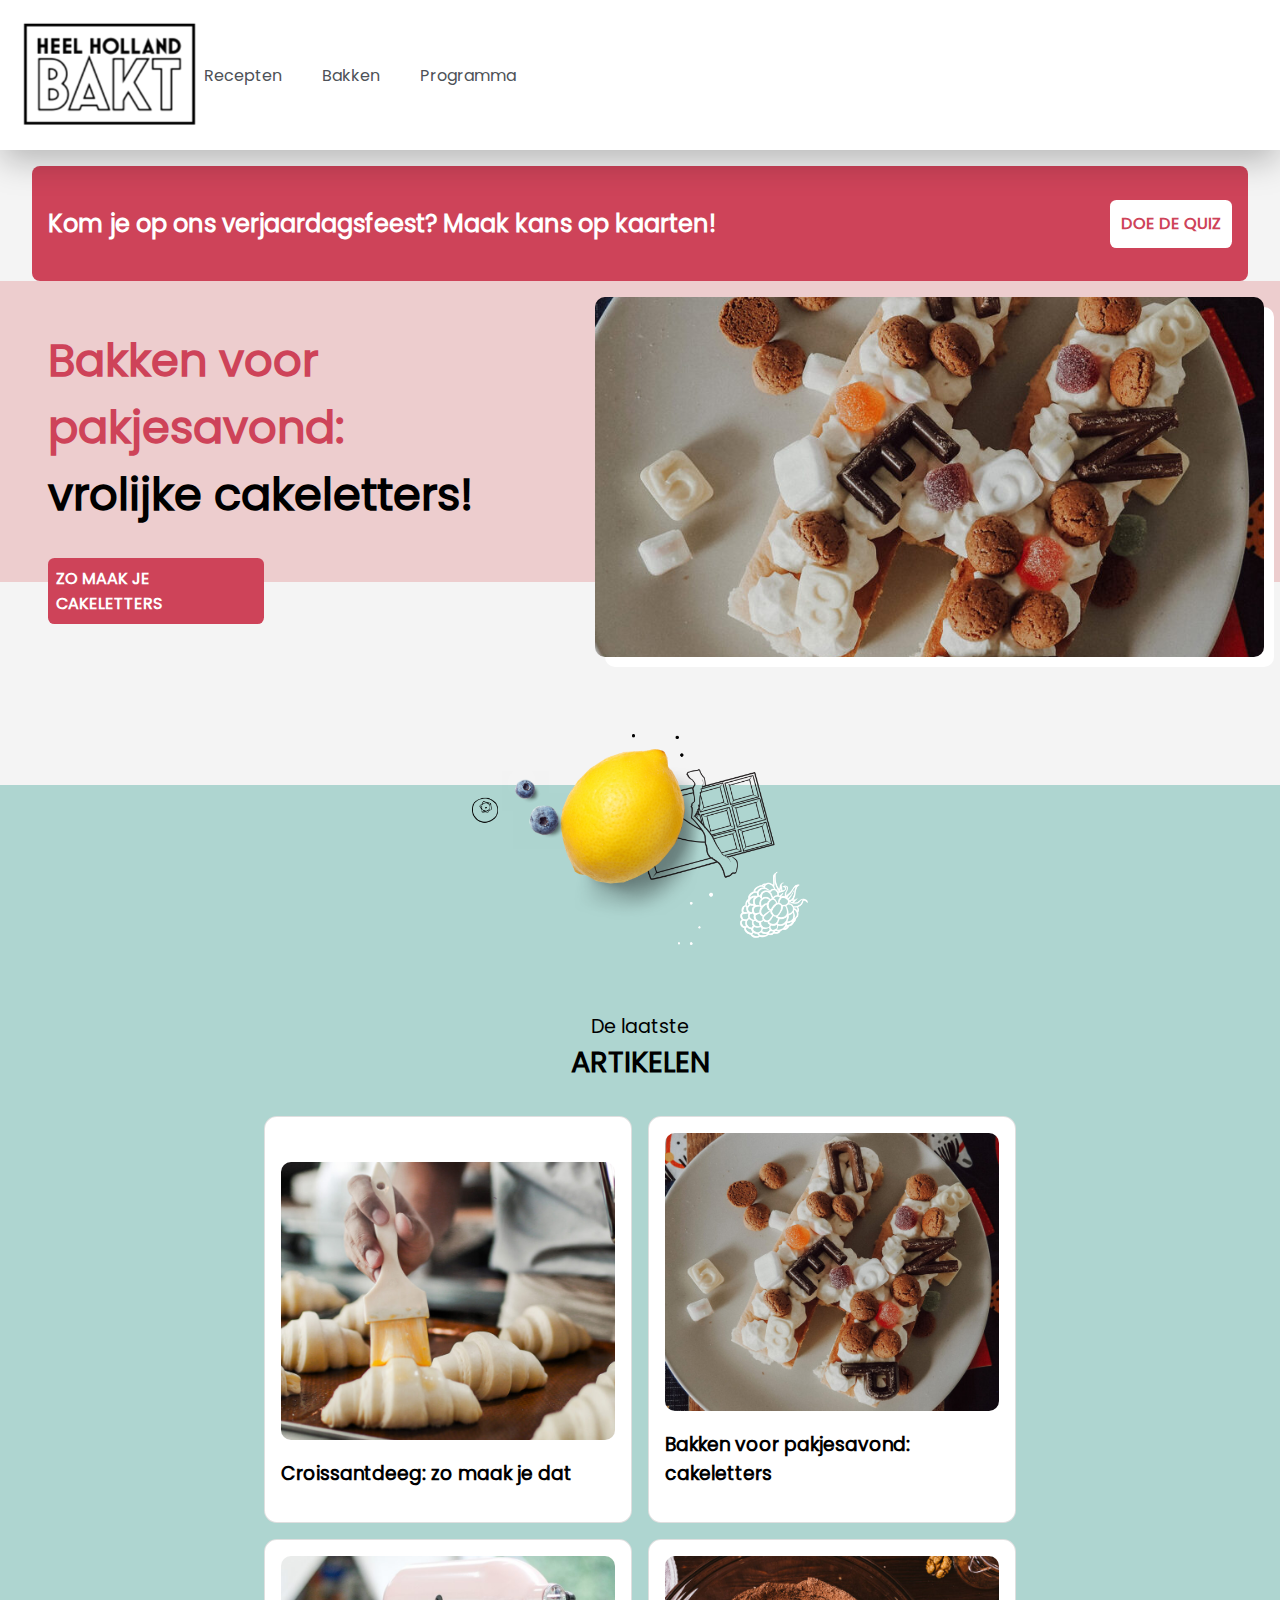
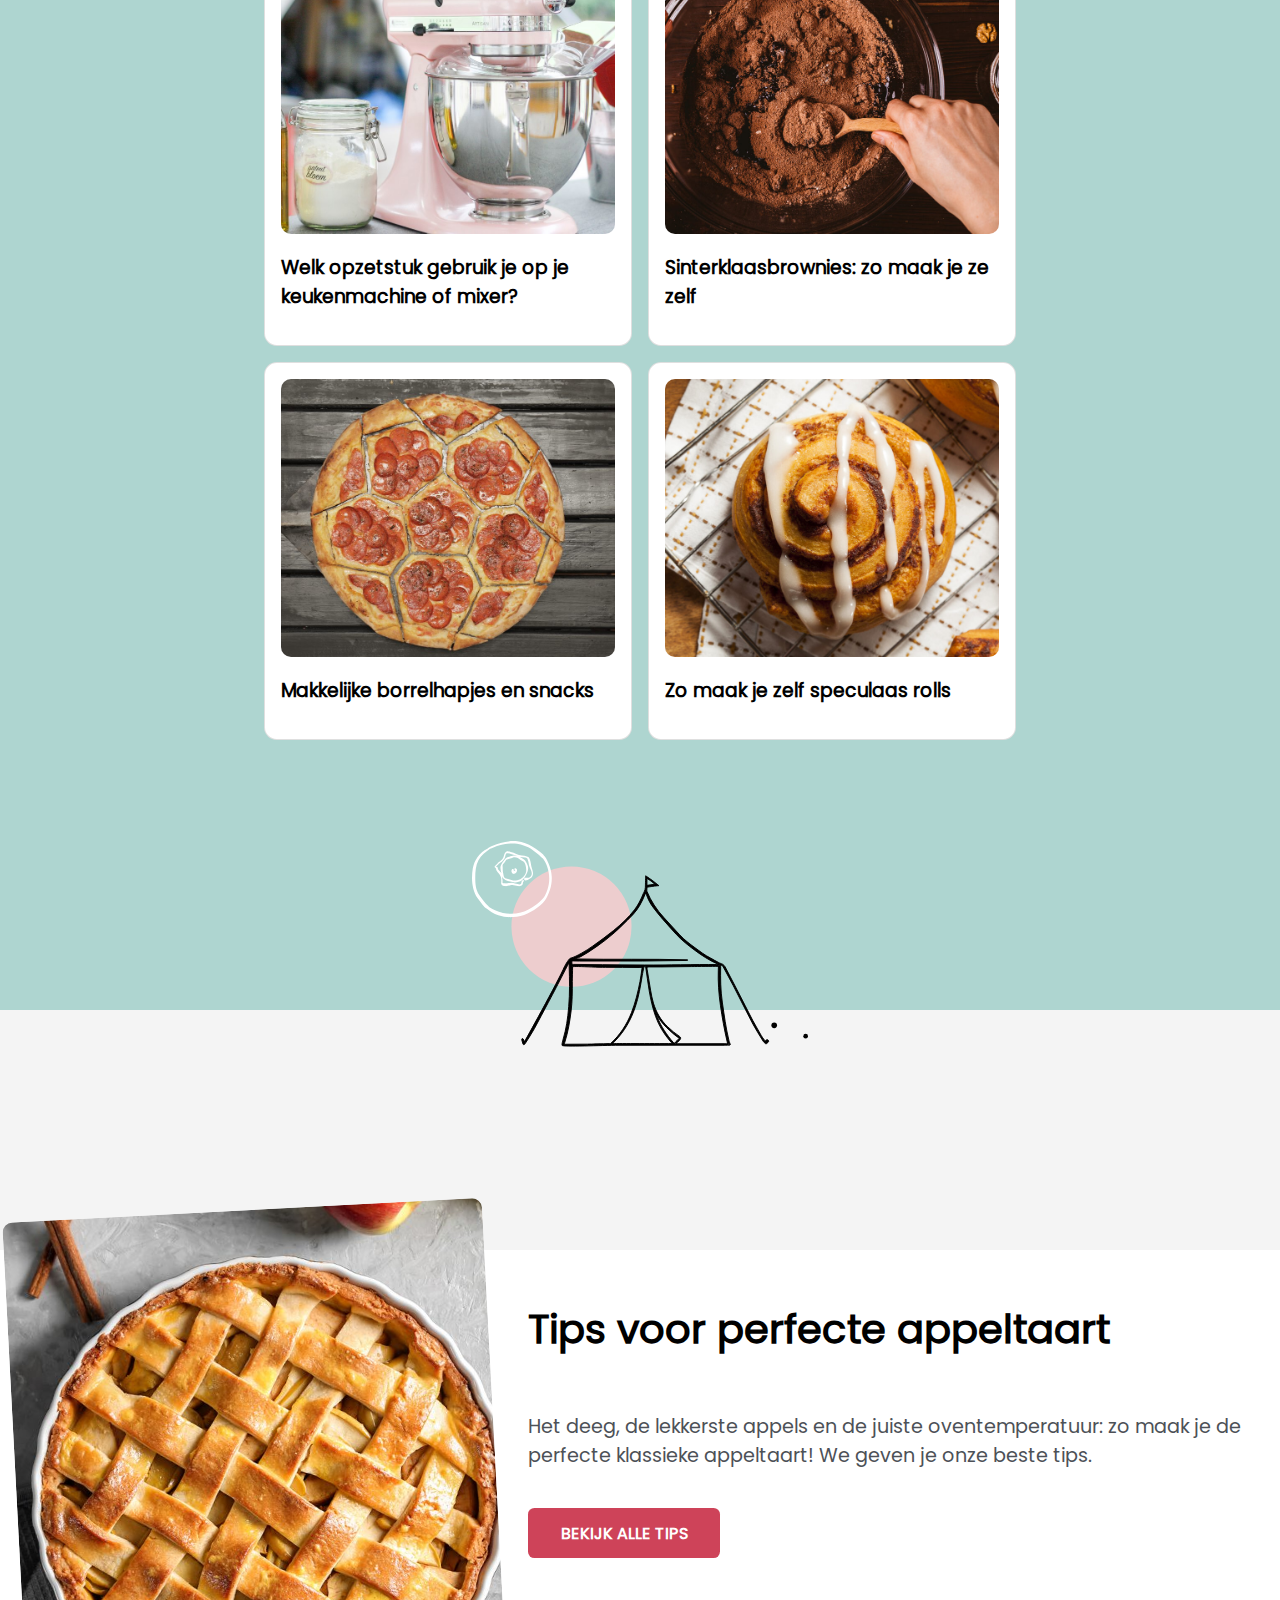
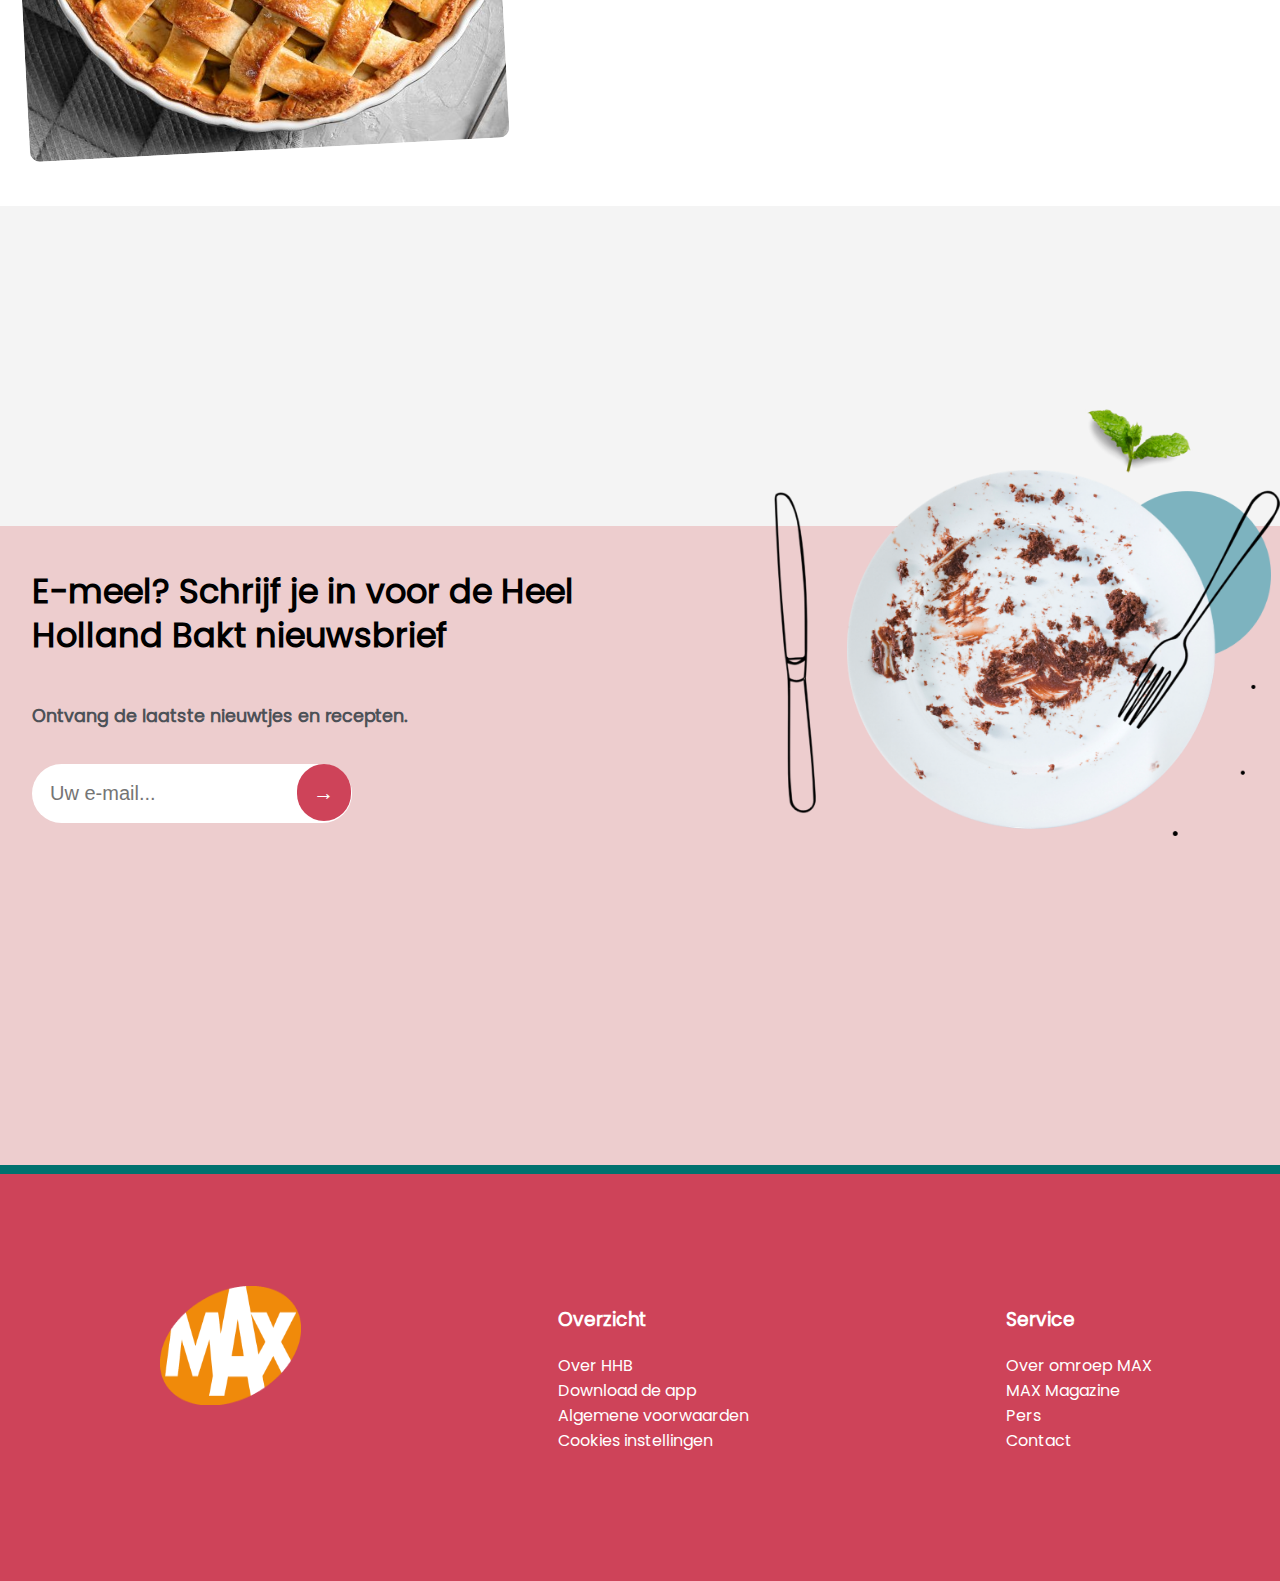
<file: index.html>
<!doctype html>
<html lang="nl">
	
	<head>
		<meta charset="UTF-8">
		<meta name="author" content="jouw naam">
		<meta name="viewport" content="width=device-width, initial-scale=1">
		<title>Heel Holland Bakt</title>
		<link rel="stylesheet" href="styles/style.css"> 
		<link rel="icon" type="image/svg+xml" href="images/favicon.svg">
	</head>
	<body class="main-pagina">
		<header>
			<nav>
				<a href="index.html"><img src="images/hhb-logo.png" alt="Heel holland bakt logo"></a>
				<ul>
					<li>
						<a href="#">Recepten</a>
					</li>
					<li>
						<a href="#">Bakken</a>
						<ul>
							<li>
								<a href="#">Inspiratie</a>
							</li>
							<li>
								<a href="#">Instructievideo's</a>
							</li>
							<li>
								<a href="#">Begrippen & technieken</a>
							</li>
						</ul>
					</li>
					<li>
						<a href="#">Programma</a>
						<ul>
							<li>
								<a href="#">Nieuws</a>
							</li>
							<li>
								<a href="#">Uitzendingen</a>
							</li>
							<li>
								<a href="kandidaten.html">Kandidaten</a>
							</li>
							<li>
								<a href="#">Doorbakken</a>
							</li>
							<li>
								<a href="#">Videosnacks</a>
							</li>
						</ul>
					</li>
				</ul>
				<button aria-hidden="true">
					<img src="images/menu-strepen.png" alt="hamburger menu" />
				</button>
			</nav>
		</header>
		
		<main>
			<section>
				<p>Kom je op ons verjaardagsfeest? Maak kans op kaarten!</p>
				<a href="#">Doe de quiz</a>
			</section>
			<section>
				<div>
					<h1><span>Bakken voor pakjesavond:</span>  vrolijke cakeletters!</h1>
					<a href="#">Zo maak je cakeletters</a>
				</div>
				<img src="images/afbeelding1-home.jpg" alt="Cake in de vorm van een H">
			</section>
			<section>
				<img src="images/limoen-home.png" alt="Limoen met chocoladeletter">
				<h2>De laatste <span> artikelen</span></h2>
				<ul>
					<li>
						<h3>Croissantdeeg: zo maak je dat</h3>
						<img src="images/afbeelding2-home.jpg" alt="Croissantdeeg maken">
					</li>
					<li>
						<h3>Bakken voor pakjesavond: cakeletters</h3>
						<img src="images/afbeelding1-home.jpg" alt="Cake in de vorm van een H">
					</li>
					<li>
						<h3>Welk opzetstuk gebruik je op je keukenmachine of mixer?</h3>
						<img src="images/afbeelding3-home.jpg" alt="Roze keukenmachine">
					</li>
					<li>
						<h3>Sinterklaasbrownies: zo maak je ze zelf</h3>
						<img src="images/afbeelding4-home.jpg" alt="Sinterklaasbrownies">
					</li>
					<li>
						<h3>Makkelijke borrelhapjes en snacks</h3>
						<img src="images/afbeelding5-home.jpg" alt="Borrelhapjes">
					</li>
					<li>
						<h3>Zo maak je zelf speculaas rolls</h3>
						<img src="images/afbeelding6-home.jpg" alt="Speculaas rolls">
					</li>
				</ul>
				<img src="images/tent-home.svg" alt="Illustratie van een tent">
			</section>
			<section>
				<img src="images/afbeelding7-home.jpg" alt="Appeltaart in bakvorm">
				<div>
					<h2>Tips voor perfecte appeltaart</h2>
					<p>Het deeg, de lekkerste appels en de juiste oventemperatuur: zo maak je de perfecte klassieke appeltaart!
					We geven je onze beste tips.</p>
					<a href="#">Bekijk alle tips</a>
				</div>
			</section>
			<section>
				<div>
					<h2>E-meel? Schrijf je in voor de Heel Holland Bakt nieuwsbrief</h2>
					<p>Ontvang de laatste nieuwtjes en recepten.</p>
					<form> 
						<input type="email" required placeholder="Uw e-mail...">
						<input type="submit" value="→">	
					</form>
				</div>
				<img src="images/afbeelding8-home.png" alt="Bord met bestek">
			</section>
		</main>

		<footer>
			<img src="images/logo-max.png" alt="Logo max">
			<Ul>
				<li>
					<h3>Overzicht</h3>
				</li>
				<li>
					<a href="#">Over HHB</a>
				</li>
				<li>
					<a href="#">Download de app</a>
				</li>
				<li>
					<a href="#">Algemene voorwaarden</a>
				</li>
				<li>
					<a href="#">Cookies instellingen</a>
				</li>
			</Ul>
	
			<Ul>
				<li>
					<h3>Service</h3>
				</li>
				<li>
					<a href="#">Over omroep MAX</a>
				</li>
				<li>
					<a href="#">MAX Magazine</a>
				</li>
				<li>
					<a href="#">Pers</a>
				</li>
				<li>
					<a href="#">Contact</a>
				</li>
			</Ul>
		</footer>

		<script defer src="scripts/script.js"></script>
	</body>
</html>
</file>
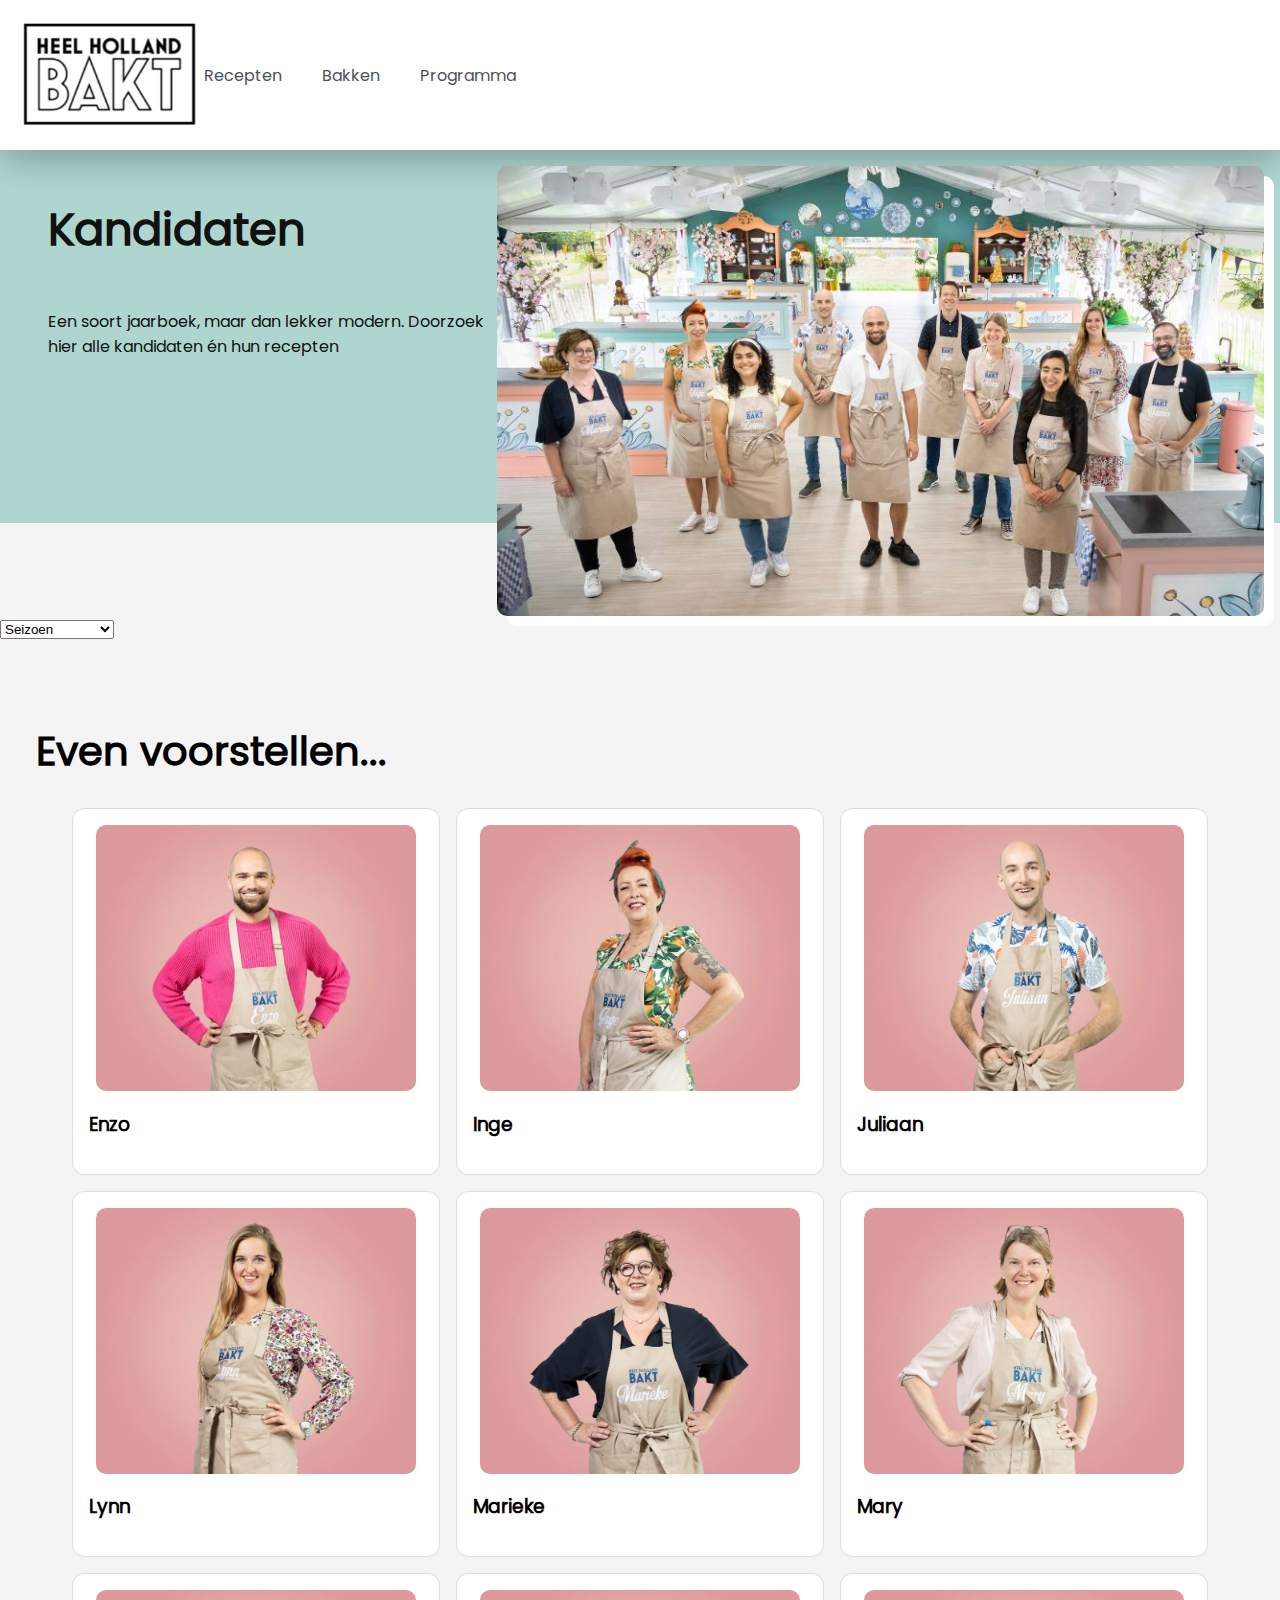
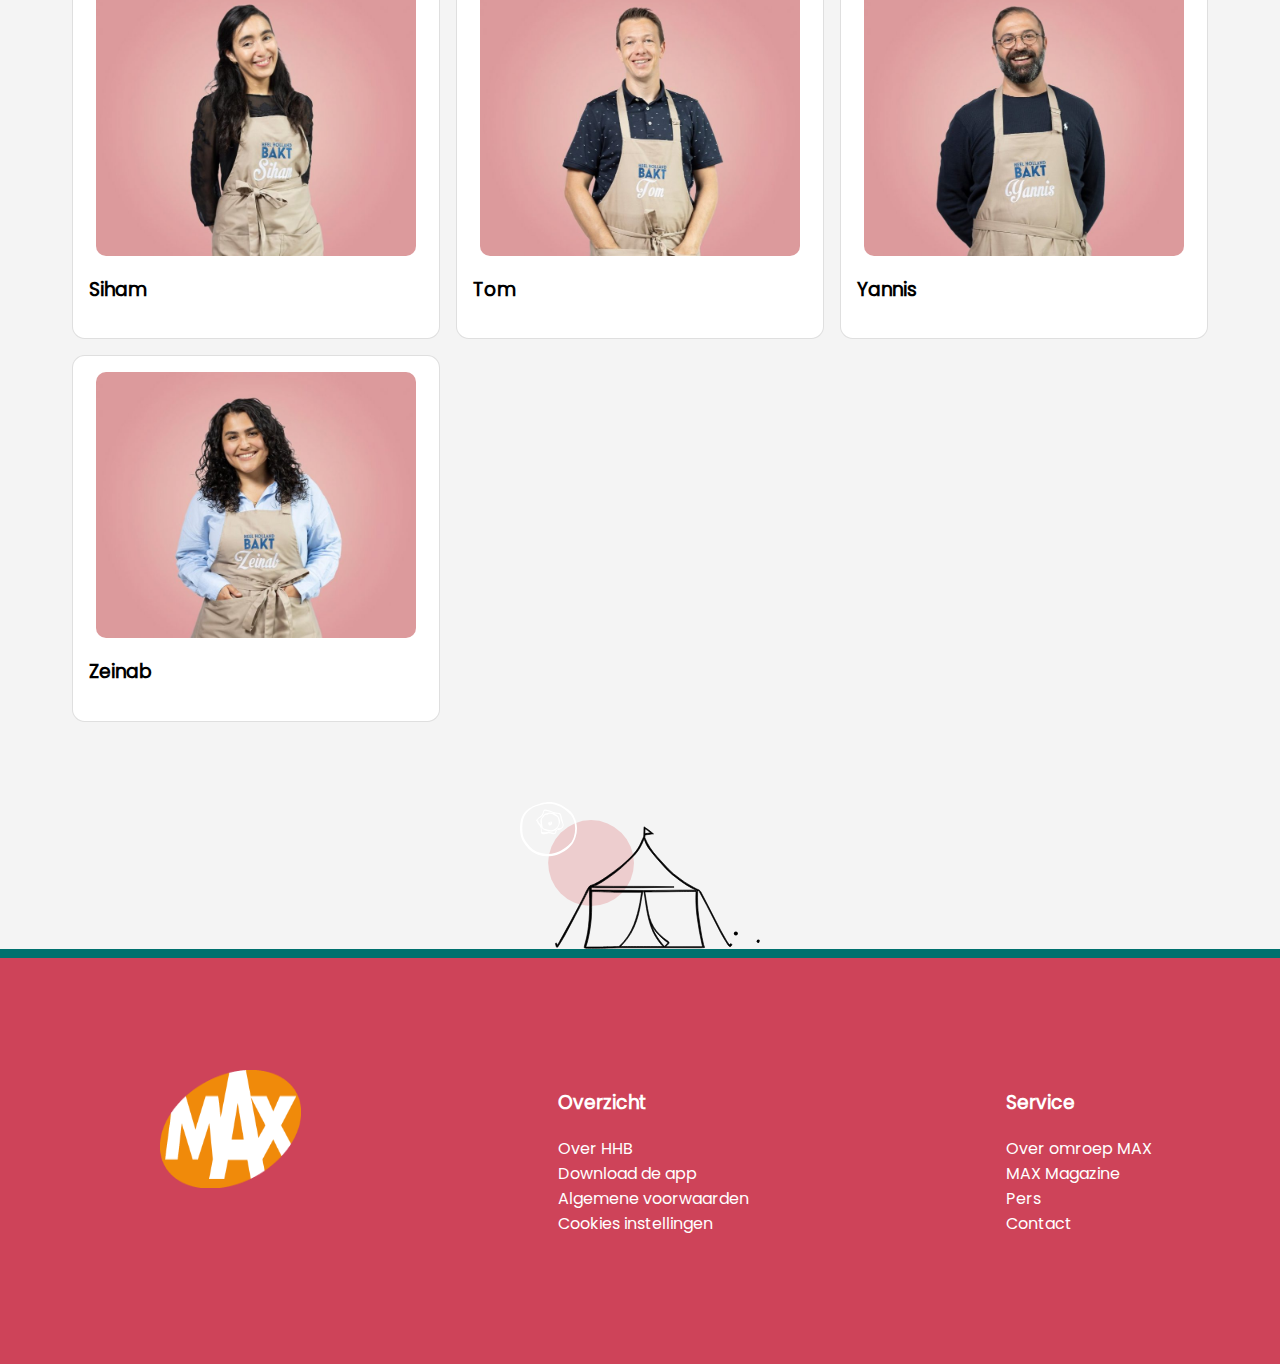
<file: kandidaten.html>
<!doctype html>
<html lang="nl">
	
	<head>
		<meta charset="UTF-8">
		<meta name="author" content="jouw naam">
		<meta name="viewport" content="width=device-width, initial-scale=1">
		<title>Heel Holland Bakt kandidaten</title>
		<link rel="stylesheet" href="styles/style.css"> 
		<link rel="icon" type="image/svg+xml" href="images/favicon.svg">
	</head>
	<body class="kandidaten-pagina">
		<header>
			<nav>
				<a href="index.html"><img src="images/hhb-logo.png" alt="Heel holland bakt logo"></a>
				<ul>
					<li>
						<a href="#">Recepten</a>
					</li>
					<li>
						<a href="#">Bakken</a>
						<ul>
							<li>
								<a href="#">Inspiratie</a>
							</li>
							<li>
								<a href="#">Instructievideo's</a>
							</li>
							<li>
								<a href="#">Begrippen & technieken</a>
							</li>
						</ul>
					</li>
					<li>
						<a href="#">Programma</a>
						<ul>
							<li>
								<a href="#">Nieuws</a>
							</li>
							<li>
								<a href="#">Uitzendingen</a>
							</li>
							<li>
								<a href="kandidaten.html">Kandidaten</a>
							</li>
							<li>
								<a href="#">Doorbakken</a>
							</li>
							<li>
								<a href="#">Videosnacks</a>
							</li>
						</ul>
					</li>
				</ul>
				<button aria-hidden="true">
					<img src="images/menu-strepen.png" alt="hamburger menu" />
				</button>
			</nav>
		</header>

		<main>
			<section>
				<div>
					<h1>Kandidaten</h1>
					<p>Een soort jaarboek, maar dan lekker modern. Doorzoek hier alle kandidaten én hun recepten</p>
				</div>
				<img src="images/afbeelding1-kandidaten.jpg" alt="Alle kandidaten van Heel Holland Bakt">
			</section>
			<section>
				<!-- voor het toepassen van de select tag https://www.w3schools.com/tags/tag_select.asp -->
				<select name="Seizoen" id="Seizoen">
					<option value="seizoen">Seizoen</option>
					<option value="seizoen 2023">Alle kandidaten</option>
					<option value="seizoen 2023">Seizoen 2023</option>
					<option value="seizoen 2022">Seizoen 2022</option>
					<option value="seizoen 2021">Seizoen 2021</option>
					<option value="seizoen 2020">Seizoen 2020</option>
					<option value="seizoen 2019">Seizoen 2019</option>
					<option value="seizoen 2018">Seizoen 2018</option>
					<option value="seizoen 2017">Seizoen 2017</option>
					<option value="seizoen 2016">Seizoen 2016</option>
					<option value="seizoen 2015">Seizoen 2015</option>
					<option value="seizoen 2014">Seizoen 2014</option>
					<option value="seizoen 2013">Seizoen 2013</option>
				</select>
			</section>
			<section>
				<h1>Even voorstellen...</h1>
				<ul>
					<li>
						<h3>Enzo</h3>
						<img src="images/afbeelding2-kandidaten.jpg" alt="Deelnemer Enzo">
					</li>
					<li>
						<h3>Inge</h3>
						<img src="images/afbeelding3-kandidaten.jpg" alt="Deelnemer Inge">
					</li>
					<li>
						<h3>Juliaan</h3>
						<img src="images/afbeelding4-kandidaten.jpg" alt="Deelnemer Juliaan">
					</li>
					<li>
						<h3>Lynn</h3>
						<img src="images/afbeelding5-kandidaten.jpg" alt="Deelnemer Lynn">
					</li>
					<li>
						<h3>Marieke</h3>
						<img src="images/afbeelding6-kandidaten.jpg" alt="Deelnemer Marieke">
					</li>
					<li>
						<h3>Mary</h3>
						<img src="images/afbeelding7-kandidaten.jpg" alt="Deelnemer Mary">
					</li>
					<li>
						<h3>Siham</h3>
						<img src="images/afbeelding8-kandidaten.jpg" alt="Deelnemer Siham">
					</li>
					<li>
						<h3>Tom</h3>
						<img src="images/afbeelding9-kandidaten.jpg" alt="Deelnemer Tom">
					</li>
					<li>
						<h3>Yannis</h3>
						<img src="images/afbeelding10-kandidaten.jpg" alt="Deelnemer Yannis">
					</li>
					<li>
						<h3>Zeinab</h3>
						<img src="images/afbeelding11-kandidaten.jpg" alt="Deelnemer Zeinab">
					</li>
				</ul>
				<img src="images/tent-home.svg" alt="Illustratie van een tent">
			</section>
		</main>
		
		<footer>
			<img src="images/logo-max.png" alt="Logo max">
			<Ul>
				<li>
					<h3>Overzicht</h3>
				</li>
				<li>
					<a href="#">Over HHB</a>
				</li>
				<li>
					<a href="#">Download de app</a>
				</li>
				<li>
					<a href="#">Algemene voorwaarden</a>
				</li>
				<li>
					<a href="#">Cookies instellingen</a>
				</li>
			</Ul>
	
			<Ul>
				<li>
					<h3>Service</h3>
				</li>
				<li>
					<a href="#">Over omroep MAX</a>
				</li>
				<li>
					<a href="#">MAX Magazine</a>
				</li>
				<li>
					<a href="#">Pers</a>
				</li>
				<li>
					<a href="#">Contact</a>
				</li>
			</Ul>
		</footer>

		<script defer src="scripts/script.js"></script>
	</body>
</html>
</file>
<file: styles/style.css>
/**************/
/* CSS REMEDY */
/**************/

*, *::after, *::before {
  box-sizing:border-box;  
}

button, summary {
	cursor: pointer;
}

img {
	max-width: 100%;
	height: auto;
}

img, picture{
	display: block;
	/* max-width: 100%; */
}

ul, ol {
	margin: 0;
	padding: 0;
}



/*********************/
/* CUSTOM PROPERTIES */
/*********************/
:root {
	/* LICHT THEMA */
	--color-text:#111;
	--color-nav-text: #4d5157;
	--color-wit: white;
	--color-background:#f4f4f4;
	--color-roze: #EDCDCE;
	/* --color-hover-quiz-button: #FAEDEF; */
	--color-hover-quiz-button: linear-gradient(90deg, rgba(250,237,239,100) 0%, rgba(250,237,239,100) 50%, rgba(255,255,255,1) 50%, rgba(255,255,255,1) 100%);
	--color-donker-roze: #ce4359; 
	/* --color-hover-donkere-button: #B93C50; */
	--color-hover-donkere-button: linear-gradient(90deg, rgba(185,60,80,100) 0%, rgba(185,60,80,100) 50%, rgba(206,67,89,1) 50%, rgba(206,67,89,1) 100%);
	--color-groen: #aed5d0;
	--color-groen-half: linear-gradient(0deg, rgba(244,244,244,1) 30%, rgba(174,213,208,1) 30%);
	--color-groen-half-groter: linear-gradient(0deg, rgba(244,244,244,1) 20%, rgba(174,213,208,1) 20%);
	--color-roze-half: linear-gradient(0deg, rgba(244,244,244,1) 40%, rgba(237,205,206,1) 40%);
	--color-roze-half-groter: linear-gradient(0deg, rgba(244,244,244,1) 20%, rgba(237,205,206,1) 20%);
	--color-groen-footer: #00716e;
	--color-border-grid: rgba(0, 0, 0, 0.125);
}

	/* DONKER THEMA */
@media (prefers-color-scheme-dark) {
	:root{
	--color-text:#f4f4f4;
	--color-nav-text: #4d5157;
	--color-wit: white;
	--color-background:#111;
	--color-roze: #EDCDCE;
	--color-hover-quiz-button: #FAEDEF;
	--color-donker-roze: #ce4359; 
	--color-hover-donkere-button: #B93C50;
	--color-groen: #aed5d0;
	--color-groen-half: linear-gradient(0deg, rgba(244,244,244,1) 30%, rgba(174,213,208,1) 30%);
	--color-roze-half: linear-gradient(0deg, rgba(244,244,244,1) 40%, rgba(237,205,206,1) 40%);
	--color-groen-footer: #00716e;
	--color-border-grid: rgba(0, 0, 0, 0.125);
	}
}


/****************/
/*     BODY    */
/****************/

@font-face {
	font-family: poppins;
	src: url(fonts/Poppins-Regular.ttf);
}

body{
	background-color: var(--color-background);
	font-family: poppins, sans-serif;
	margin: 0;
	padding: 0;
}



/****************/
/*    HEADER    */
/****************/

header{
	position:sticky;
    top:0;
	z-index: 1000;
	box-shadow: 0px 12px 32px -2px rgba(0,0,0,0.26);
}

nav{
	display: flex;
	justify-content: space-between;
	align-items: center;
	padding: 1.2em;
	background-color: var(--color-wit);
	width: 100%;
	margin-right: 1em;
	top: 0;
}

nav ul{
	margin-left: 2em;
}

nav a img:first-of-type{
	height: 3.7em;
}

nav button img{
	width:2.7em;
}

nav button{
	z-index:1000; 
	padding:.5em;
	background: none;
	border: none;
	width: 4em;
	position:relative;
}

/* als menu open is */
nav.toonMenu button img {
	content:url(../images/menu-kruisje.png);
  }

nav > ul{
	background-color: var(--color-wit);
	display:flex;
  	flex-wrap:wrap;
  	gap:1em;
  	align-content:start;
	position:fixed;
	padding-top: 2em;
	margin-left: 0;
 	left:0;
  	right:0;
  	top:6.1em;
  	bottom:0;
	transform:translatex(100%);
	transition:transform .3s;
}

/* als het menu open is */
nav.toonMenu > ul {
	transform:translatex(0);
	flex-direction: column;
	padding-left: 1em;
  }

nav > ul li{
	list-style-type: none;
	padding-right: 1.5em;
}

nav > ul li a{
	font-size: 1.5em;
	text-decoration: none;
    color: var(--color-text);
}

nav ul ul li a {
	font-size: 1em;
	color: var(--color-nav-text);
	/* line-height: ; */
}

nav ul li a{
	text-decoration: none;
    color: var(--color-nav-text);
}

nav ul li a:hover{
	color: var(--color-text);
}

/*************************/
/*    MAIN  ALGEMEEN     */
/*************************/

main img{
	width: 21em;
	border-radius: 0.625rem;
}



/*************************/
/*    MAIN  1e PAGINA    */
/*************************/

.main-pagina section ul{
	list-style-type: none;
}

.main-pagina section:first-of-type{
	display: flex;
	padding: 1em;
	background-color: var(--color-donker-roze);
    color: white;
}

.main-pagina section p:first-of-type{
	font-weight: bold;	
	color: var(--color-wit);
}

/* section 1 kom je op ons verjaardagsfeest? */
.main-pagina section:nth-of-type(1){
	display: flex;
	justify-content: space-between;
	align-items: center;
}

.main-pagina section:nth-of-type(1) p{
	margin-right: 2em;
}

.main-pagina section:nth-of-type(1) a{
	background: var(--color-hover-quiz-button);
	text-decoration: none; 
	color: var(--color-donker-roze);     
	border-radius: .4em;
	padding: .3em;
	font-weight: bold;
	/* voor de animatie button https://codepen.io/robertspier/pen/zYaeMKP?editors=1100*/
	background-size: 200% 100%;
	background-position: 100% 0%;
	transition: .2s;	
}

.main-pagina section:nth-of-type(1) a:hover{
	background-position: 0% 0%;
}

/* section 2 bakken voor pakjesavond */
.main-pagina section:nth-of-type(2){
	background: var(--color-roze-half);
	display: flex;
	flex-direction: column-reverse;
	margin-bottom: 8em;
	padding-top: 2em;
	padding-left: 1em;
	padding-right: 1em;
}

.main-pagina section:nth-of-type(2) div a{
	color: var(--color-wit);
	text-decoration: none; 
	font-weight: bold;  
	text-transform: uppercase;
	border-radius: .4em;
	padding: .5em;
	width: 13.5em;
	background: var(--color-hover-donkere-button);
	/* voor de animatie button https://codepen.io/robertspier/pen/zYaeMKP?editors=1100*/
	background-size: 200% 100%;
	background-position: 100% 0%;
	transition: .2s;
}

.main-pagina section:nth-of-type(2) div a:hover{
	background-position: 0% 0%;
}

.main-pagina section:nth-of-type(2) div h1{
	display: flex;
	flex-wrap: wrap;
}

.main-pagina section:nth-of-type(2) div h1 span{
	color: var(--color-donker-roze);
	text-decoration: none;  
	padding-right: .4em; 
}

.main-pagina main section:nth-of-type(2) img:first-of-type{
	box-shadow: 10px 10px 0px 0px rgba(255,255,255,1);
	object-fit: cover;
	width: 100%;
	height: 33vh;
}

.main-pagina main section:nth-of-type(2) img:first-of-type:hover{
	transition: all 200ms ease;
	transform: scale(.98);
}

/* section 3 de laatste artikelen */
.main-pagina main section:nth-child(3){
	background-color: var(--color-groen);
}

.main-pagina main section:nth-of-type(3) h2{
	display: flex;
	align-items: center;
	flex-direction: column;
	font-weight: 200;
	font-size: 1.2em;
}

.main-pagina main section:nth-of-type(3) h2 span{
	text-transform: uppercase;
	font-weight: 1000;
	font-size: 1.5em;
}

.main-pagina main section:nth-of-type(3) ul{
	margin-inline: 1rem;
	margin-top: 2em;
	display: grid;
	justify-content: center;
	grid-template-columns: 1fr;
	grid-template-columns: repeat(1, minmax(auto, 23em));
	column-gap: 1em;
	row-gap: 1em;
	margin-right: 2em;
	margin-left: 2em;
}

.main-pagina main section:nth-of-type(3) ul li{
	display: flex;
	flex-direction: column-reverse ;
	background-color: var(--color-wit);
	border: 1px solid var(--color-border-grid);
	border-radius: .8em;
	padding: 1em;
}

.main-pagina main section:nth-of-type(3) ul li:hover{
	transition: all 400ms ease;
	transform: scale(1.02);
}

.main-pagina main section:nth-of-type(3) > img:first-of-type{
	position: relative;
	margin-inline: auto;
	z-index: 0;
	top: -3.2em;
}

.main-pagina main section:nth-of-type(3) > img:last-of-type{
	position: relative;
	margin-inline: auto;
	margin-top: 4em;
	bottom: -2.3em;
}

/* section 4 tips voor de perfecte appeltaart */
.main-pagina section:nth-child(4){
	background-color: var(--color-wit);
	display: flex;
	flex-direction: column;
	margin-top: 15em;
	padding-left: 1em;
	padding-right: 1em;
	padding-bottom: 5em;
}

.main-pagina section:nth-child(4) p{
	color: var(--color-nav-text);
	font-weight: 200;
}

.main-pagina section:nth-child(4) div a{
	color: var(--color-wit);
	background: var(--color-hover-donkere-button);
	display: flex;
	justify-content: center;
	text-decoration: none; 
	font-weight: bold;  
	text-transform: uppercase;
	border-radius: .4em;
	padding: .8em;
	width: 12em;
	margin-top: 1.2em;
	/* voor de animatie button https://codepen.io/robertspier/pen/zYaeMKP?editors=1100*/
	background-size: 200% 100%;
	background-position: 100% 0%;
	transition: .2s;
}

.main-pagina section:nth-of-type(4) div a:hover{
	background-position: 0% 0%;
}

.main-pagina section:nth-child(4) img{
	transform: rotate(3deg);
	position: relative;
	margin-inline: auto;
	z-index: 0;
	top: -3.5em;
	object-fit: cover;
	width: 100%;
	height: 33vh;
}

/* section 5 E-meel */
.main-pagina section:nth-child(5){
	background-color: var(--color-roze);
	display: flex;
	flex-direction: column;
	padding-top:3em;
	padding-bottom: 3em;
	padding-left: 1em;
}

.main-pagina section:nth-of-type(5) h2{
	font-size: 1.5em;
}

.main-pagina section:nth-child(5) p{
	font-size: 1.1em;
	color: var(--color-nav-text);
}

.main-pagina section:nth-child(5) img{
	margin-top: 4em;
	margin-inline: auto;
	object-fit: cover;
	width: 98%;
	height: auto;
}

/* section 5 E-meel FORM */
.main-pagina section form input:nth-child(1){
    padding: .9em;
	border-radius: 5.5em;
	border: none;
	font-size: 1.25em;
	width: 20em;
}

.main-pagina section form input:nth-child(2){
	position: relative;
	left: -2.85em;
	background-color: var(--color-donker-roze);
	color: var(--color-wit);
    padding: .8em;
	border-radius: 5em;
	border: none;
	font-size: 1.3em;
	cursor: pointer;
}



/*************************/
/*    MAIN  2e PAGINA    */
/*************************/

/* section 1  kandidaten*/
.kandidaten-pagina main section:nth-of-type(1){
	background: var(--color-groen-half);
	display: flex;
	flex-direction: column;
	padding-left: 1em;
	padding-right: 1em;
}

.kandidaten-pagina main section:nth-of-type(1) h1,p{
	color: var(--color-text);
}

.kandidaten-pagina main section:nth-of-type(1) img:first-of-type{
	box-shadow: 10px 10px 0px 0px rgba(255,255,255,1);
	object-fit: cover;
	width: 100%;
	height: 33vh;
}

.kandidaten-pagina main section:nth-of-type(1) img:first-of-type:hover{
	transition: all 200ms ease;
	transform: scale(.98);
}

/* section 2 SELECT */

/* section 3 even voorstellen */
.kandidaten-pagina main section:nth-of-type(3) h1{
	padding-left: 1.4em;
	margin-top: 2em;
}

.kandidaten-pagina main section:nth-of-type(3) ul{
	display: grid;
	justify-content: center;
	grid-template-columns: 1fr 1fr;
	grid-template-columns: repeat(2, minmax(auto, 23em));
	column-gap: 1em;
	row-gap: 1em;
	margin-right: 2em;
	margin-left: 2em;
}

.kandidaten-pagina main section:nth-of-type(3) ul li{
	display: flex;
	flex-direction: column-reverse ;
	background-color: var(--color-wit);
	border: 1px solid var(--color-border-grid);
	border-radius: .8em;
	padding: 1em;
}

.kandidaten-pagina main section:nth-of-type(3) ul li:hover{
	transition: all 400ms ease;
	transform: scale(1.02);
}

.kandidaten-pagina main section:nth-of-type(3) img:last-of-type{
	margin-inline: auto;
}

.kandidaten-pagina main section:nth-of-type(3) ul + img{
	padding-top: 5em;
	margin-inline: auto;
	width: 15em;
}

/****************/
/*    FOOTER    */
/****************/

footer{
	border-top: 0.6em solid var(--color-groen-footer);
	background-color: var(--color-donker-roze);
	color: var(--color-wit);
	padding-top: 4.3em;
	padding-bottom: 4em;
	padding-left: 2em;
}

footer img{
	width: 8.8em;
	margin-bottom: 3em;
}

footer ul{
	list-style-type: none;
}

footer ul li a{
	color: var(--color-wit);
	text-decoration: none;
}	

/**********************/
/*       @Media       */
/**********************/
@media (min-width:44em) {
	nav ul li {
		position: relative;
	}

    /* voor de navigatie en uitklapmenu bij groot scherm */
	nav ul ul {
		display: none;
		position: absolute;
		background: var(--color-wit);
		padding: 1em;
		padding-right: 2em;
		margin: 0;
		top: 2.5em;
		box-shadow: 0px 0px 13px 4px rgba(0,0,0,0.08);
		border-radius: .2em;
	}

	nav ul li a{
		font-size: 1em;
	}

	nav ul li a:hover + ul,
	nav ul li a:focus + ul,
	nav ul ul:hover,
	nav ul ul:focus {
		display: block;
	}

	/* Voor de header */
	nav a img:first-of-type{
		height: 5.2em;
	}

	/* main pagina */
	/* section 1 kom je op ons verjaardagsfeest? */
	.main-pagina main section:nth-of-type(1){
		margin-top: 1em;
		border-radius: .5em;
		margin-inline: .5rem;
	}

	.main-pagina main section:nth-of-type(1) p{
		font-size: 1.5em;
	}

	.main-pagina main section:nth-of-type(1) a{
		font-size: 1em;
	}

    /* section 2 bakken voor pakjesavond */
	.main-pagina main section:nth-of-type(2) div h1{
		font-size: 2.8em;
	}

	.main-pagina main section:nth-of-type(2) img:first-of-type{
		height: 40vh;
	}

    /* section 4 tips voor de perfecte appeltaart */
	.main-pagina section:nth-child(4){
		display: flex;
		flex-direction: row;
		padding-top: 1em;
		padding-bottom: 0;
		margin-bottom: 6em;
	}

	.main-pagina section:nth-child(4) div h2{
		font-size: 2.5em;
	}

	.main-pagina section:nth-child(4) div p{
		font-size: 1.2em;
	}

	.main-pagina main section:nth-of-type(4) img{
		transform: rotate(-3deg);
		width: 100%;
		height: 60vh;
		aspect-ratio: 1/2;
	}

	.main-pagina main section:nth-of-type(4) div{
		display: flex;
		flex-direction: column;
		padding-left: 2em;
	}

	/* section 5 E-meel */
	.main-pagina section:nth-of-type(5) div h2{
		font-size: 2.1em;
		line-height: 1.3em;
	}
	
	/* kandidaten pagina */
	/* section 1 kandidaten  */
	.kandidaten-pagina main section:nth-of-type(1) div h1{
		font-size: 2.8em;
	}

	.kandidaten-pagina main section:nth-of-type(1) img:first-of-type{
		height: 50vh;
		object-fit: cover;
	}

	/* section 3 even voorstellen */
	.kandidaten-pagina main section:nth-of-type(3) img{
		width: 20em;
	}	

	.kandidaten-pagina main section:nth-of-type(3) h1{
		font-size: 2.5em;
		padding-left: .9em;
	}
}


@media (min-width:48em) {
	nav {
	  order:0;  
	  position: sticky;
	  justify-content: left;
	}
	
	nav button {
	  display:none;
	}
	
	nav ul {
	  position:static;
	  transform:none;
	  padding:0;
	  background:none;
	}
	
	nav li {
	  flex-basis:unset;
	  flex-grow:unset;
	}
	
	nav a {
	  flex-direction:column;
	}

	/* section 1 kom je op ons verjaardagsfeest */
	.main-pagina section:nth-of-type(1) a{		
		padding: .7em;	
		text-transform: uppercase;
	}

	/* section 3 laatste artikelen */
	.main-pagina main section:nth-of-type(3) ul{
		display: grid;
		grid-template-columns: 1fr 1fr;
		grid-template-columns: repeat(2, minmax(auto, 23em));
	}

	/* section 5 E-meel */
	.main-pagina section:nth-child(5){
		display: flex;
		flex-direction: row;
		padding-top: 1em;
		padding-bottom: 7em;
		margin-top: 20em;
	}

	.main-pagina main section:nth-of-type(5) div{
		display: flex;
		flex-direction: column;
		padding-left: 1em;
		margin-right: 2em;
	}

	.main-pagina section:nth-of-type(5) div h2{
		font-size: 2.1em;
		line-height: 1.3em;
	}

	.main-pagina section:nth-of-type(5) div p{
		padding-bottom: 1em;
	}

	.main-pagina main section:nth-of-type(5) img{
		position: relative;
		top: -13em;
		width: 40%;
		/* height: 35vh; */
		/* aspect-ratio: 1/2; */
	}

	/* section 5 E-meel FORM */
	.main-pagina section form input:nth-child(1){
		width: 16em;
	}

	/* footer */
	footer{
		display: flex;
		justify-content: space-around;
		padding-top: 7em;
		padding-bottom: 8em;
	}

	footer ul{
		list-style-type: none;
	}
}

@media (min-width:65em) {
	/* section 2 bakken voor pakjesavond */
	.main-pagina main section:nth-child(2){
		background: var(--color-roze-half-groter);
		display: flex;
		flex-direction: row;
		padding-top: 1em;
	}

	.main-pagina main section:nth-of-type(2) div{
		display: flex;
		flex-direction: column;
		padding-left: 2em;
	}
	
	/* section 4 tips voor de perfecte appeltaart */
	.main-pagina main section:nth-of-type(4) img{
		transform: rotate(-3deg);
		max-width: 30em;
		height: 60vh;
	}

	.main-pagina section:nth-of-type(5) div h2{
		margin-right: 2em;
	}
/* NOG GROOTTE VOOR IMG */

    /* kandidaten-pagina */
	/* section 1 kandidaten */
	.kandidaten-pagina main section:nth-of-type(1){
		background: var(--color-groen-half-groter);
		display: flex;
		flex-direction: row;
		padding-top: 1em;
	}

	.kandidaten-pagina main section:nth-of-type(1) div{
		display: flex;
		flex-direction: column;
		padding-left: 2em;
	}

	/* section 3 even voorstellen */
	.kandidaten-pagina main section:nth-of-type(3) ul{
		display: grid;
		grid-template-columns: repeat(3, minmax(auto, 23em))
	}
}

@media (min-width:70em) {
	nav a img:first-of-type{
		height: 7em;
	}

	.main-pagina main section:nth-of-type(1){
		margin-inline: 2rem;
	}
}
</file>
